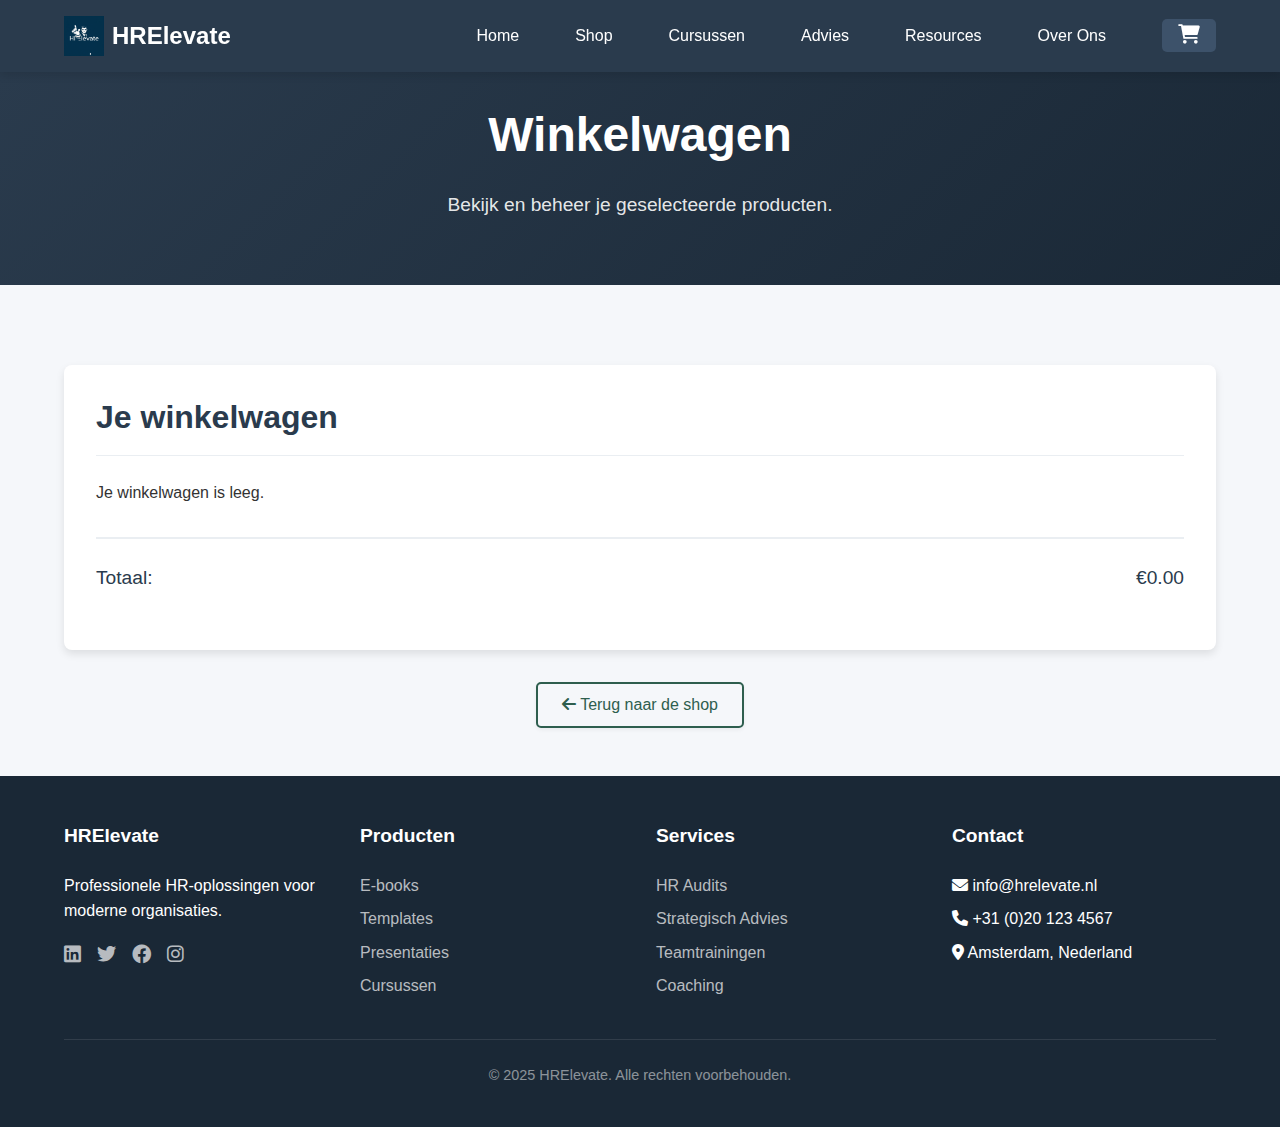
<file: cart.html>
<!DOCTYPE html>
<html lang="en">
<head>
    <meta charset="UTF-8">
    <meta name="viewport" content="width=device-width, initial-scale=1.0">
    <title>HRElevate - Winkelwagen</title>
    <link rel="stylesheet" href="css/style.css">
    <link rel="stylesheet" href="css/cart.css">
    <link rel="stylesheet" href="https://cdnjs.cloudflare.com/ajax/libs/font-awesome/6.0.0/css/all.min.css">
</head>
<body>
    <header>
        <div class="container header-container">
            <div class="logo">
                <img src="images/logo.jpeg.png" alt="HRElevate Logo">
                <div class="logo-text">HRElevate</div>
            </div>
            <nav>
                <ul>
                    <li><a href="index.html">Home</a></li>
                    <li><a href="shop.html">Shop</a></li>
                    <li><a href="courses.html">Cursussen</a></li>
                    <li><a href="consultancy.html">Advies</a></li>
                    <li><a href="resources.html">Resources</a></li>
                    <li><a href="about.html">Over Ons</a></li>
                    <li>
                        <a href="cart.html" class="cart-icon active">
                            <i class="fas fa-shopping-cart"></i>
                            <span id="cart-count" class="cart-count">0</span>
                        </a>
                    </li>
                </ul>
            </nav>
        </div>
    </header>

    <section class="hero" style="padding: var(--space-xl) 0;">
        <div class="container hero-content">
            <h1>Winkelwagen</h1>
            <p>Bekijk en beheer je geselecteerde producten.</p>
        </div>
    </section>

    <section class="py-5">
        <div class="container">
            <div class="cart-container">
                <h2 class="cart-title">Je winkelwagen</h2>
                
                <div id="shopping-cart">
                    <!-- Cart items will be dynamically inserted here -->
                    <p>Je winkelwagen is leeg.</p>
                </div>
                
                <div class="cart-summary">
                    <div class="cart-total">
                        <span>Totaal:</span>
                        <span id="cart-total">€0.00</span>
                    </div>
                    
                    <button id="checkout-button" class="btn btn-primary checkout-btn" onclick="cart.checkout()" style="display: none;">
                        <i class="fas fa-lock"></i> Afrekenen
                    </button>
                </div>
            </div>
            
            <div class="text-center mt-4">
                <a href="shop.html" class="btn btn-outline">
                    <i class="fas fa-arrow-left"></i> Terug naar de shop
                </a>
            </div>
        </div>
    </section>

    <footer>
        <div class="container">
            <div class="footer-grid">
                <div class="footer-column">
                    <h3>HRElevate</h3>
                    <p>Professionele HR-oplossingen voor moderne organisaties.</p>
                    <div class="social-links">
                        <a href="#"><i class="fab fa-linkedin"></i></a>
                        <a href="#"><i class="fab fa-twitter"></i></a>
                        <a href="#"><i class="fab fa-facebook"></i></a>
                        <a href="#"><i class="fab fa-instagram"></i></a>
                    </div>
                </div>
                <div class="footer-column">
                    <h3>Producten</h3>
                    <ul class="footer-links">
                        <li><a href="shop.html">E-books</a></li>
                        <li><a href="shop.html">Templates</a></li>
                        <li><a href="shop.html">Presentaties</a></li>
                        <li><a href="courses.html">Cursussen</a></li>
                    </ul>
                </div>
                <div class="footer-column">
                    <h3>Services</h3>
                    <ul class="footer-links">
                        <li><a href="consultancy.html">HR Audits</a></li>
                        <li><a href="consultancy.html">Strategisch Advies</a></li>
                        <li><a href="consultancy.html">Teamtrainingen</a></li>
                        <li><a href="consultancy.html">Coaching</a></li>
                    </ul>
                </div>
                <div class="footer-column">
                    <h3>Contact</h3>
                    <ul class="footer-links">
                        <li><i class="fas fa-envelope"></i> info@hrelevate.nl</li>
                        <li><i class="fas fa-phone"></i> +31 (0)20 123 4567</li>
                        <li><i class="fas fa-map-marker-alt"></i> Amsterdam, Nederland</li>
                    </ul>
                </div>
            </div>
            <div class="footer-bottom">
                <p>&copy; 2025 HRElevate. Alle rechten voorbehouden.</p>
            </div>
        </div>
    </footer>

    <script src="js/cart.js"></script>
</body>
</html>
</file>
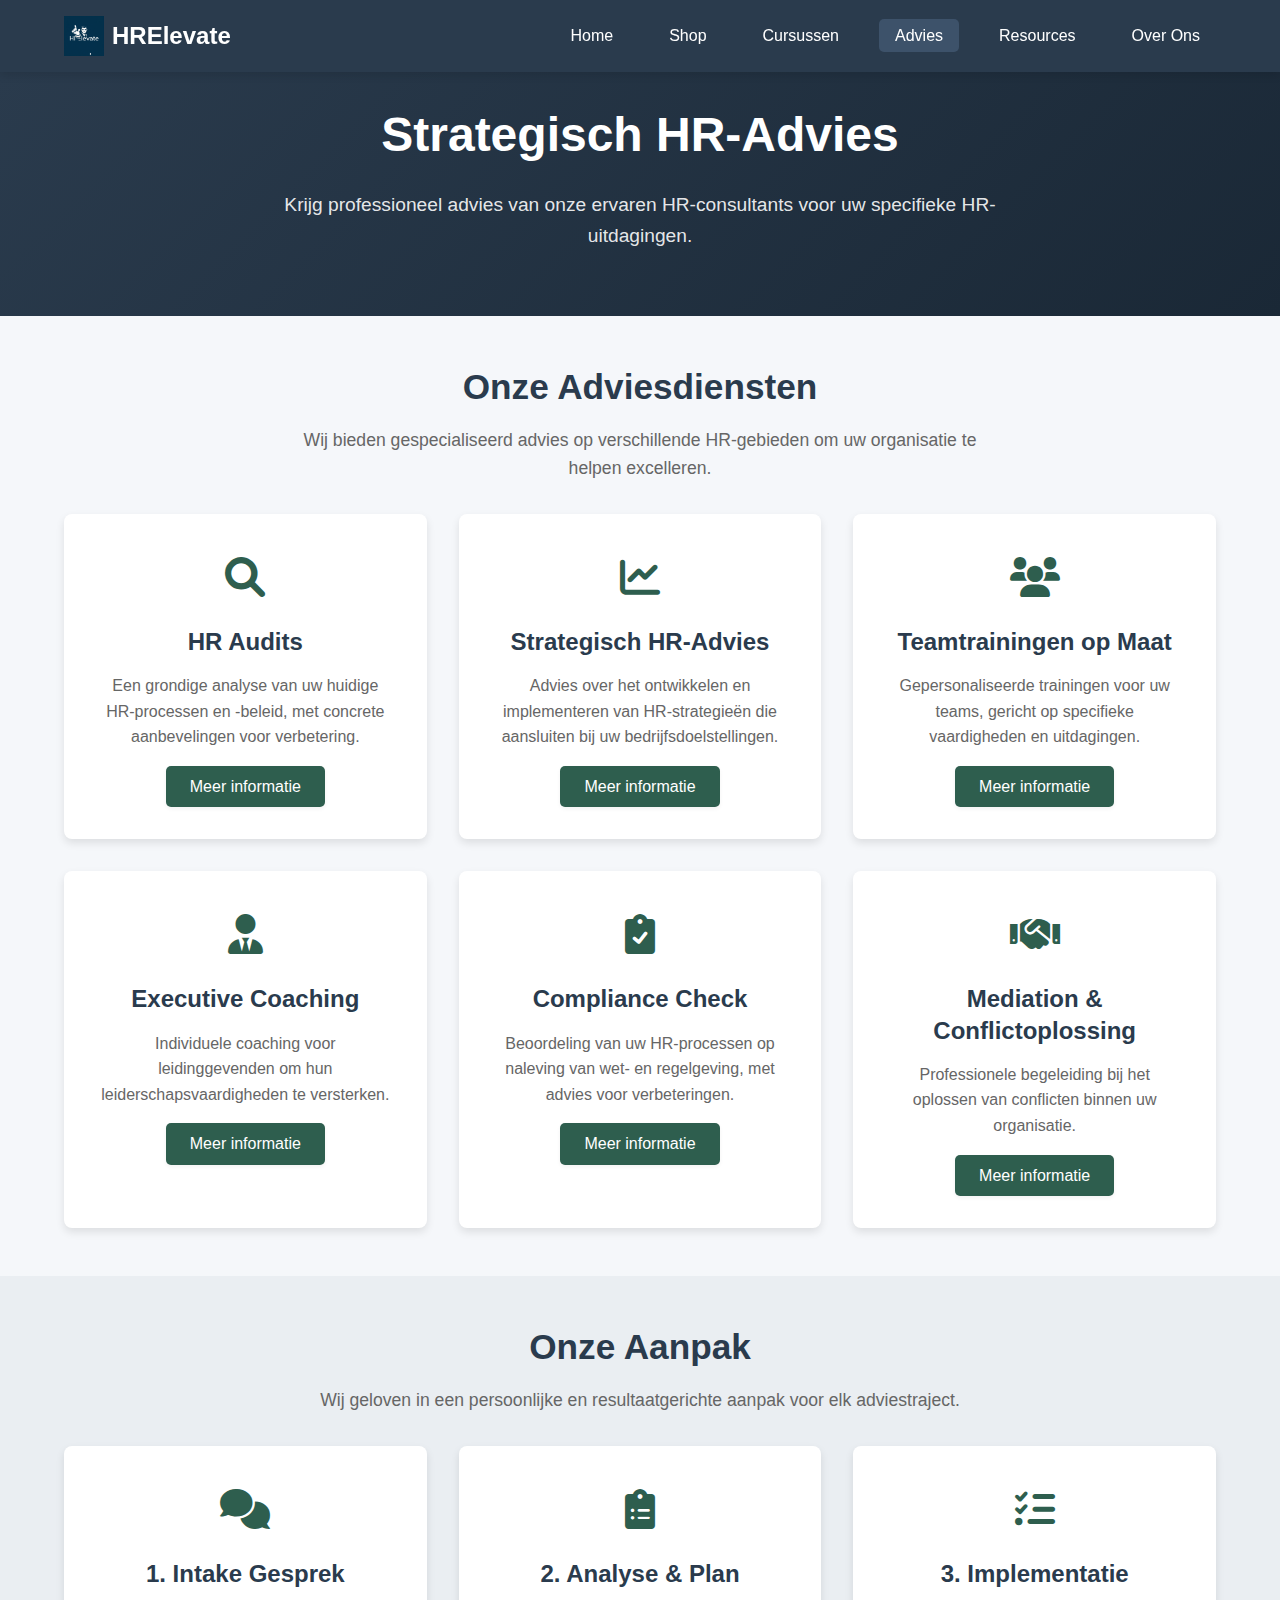
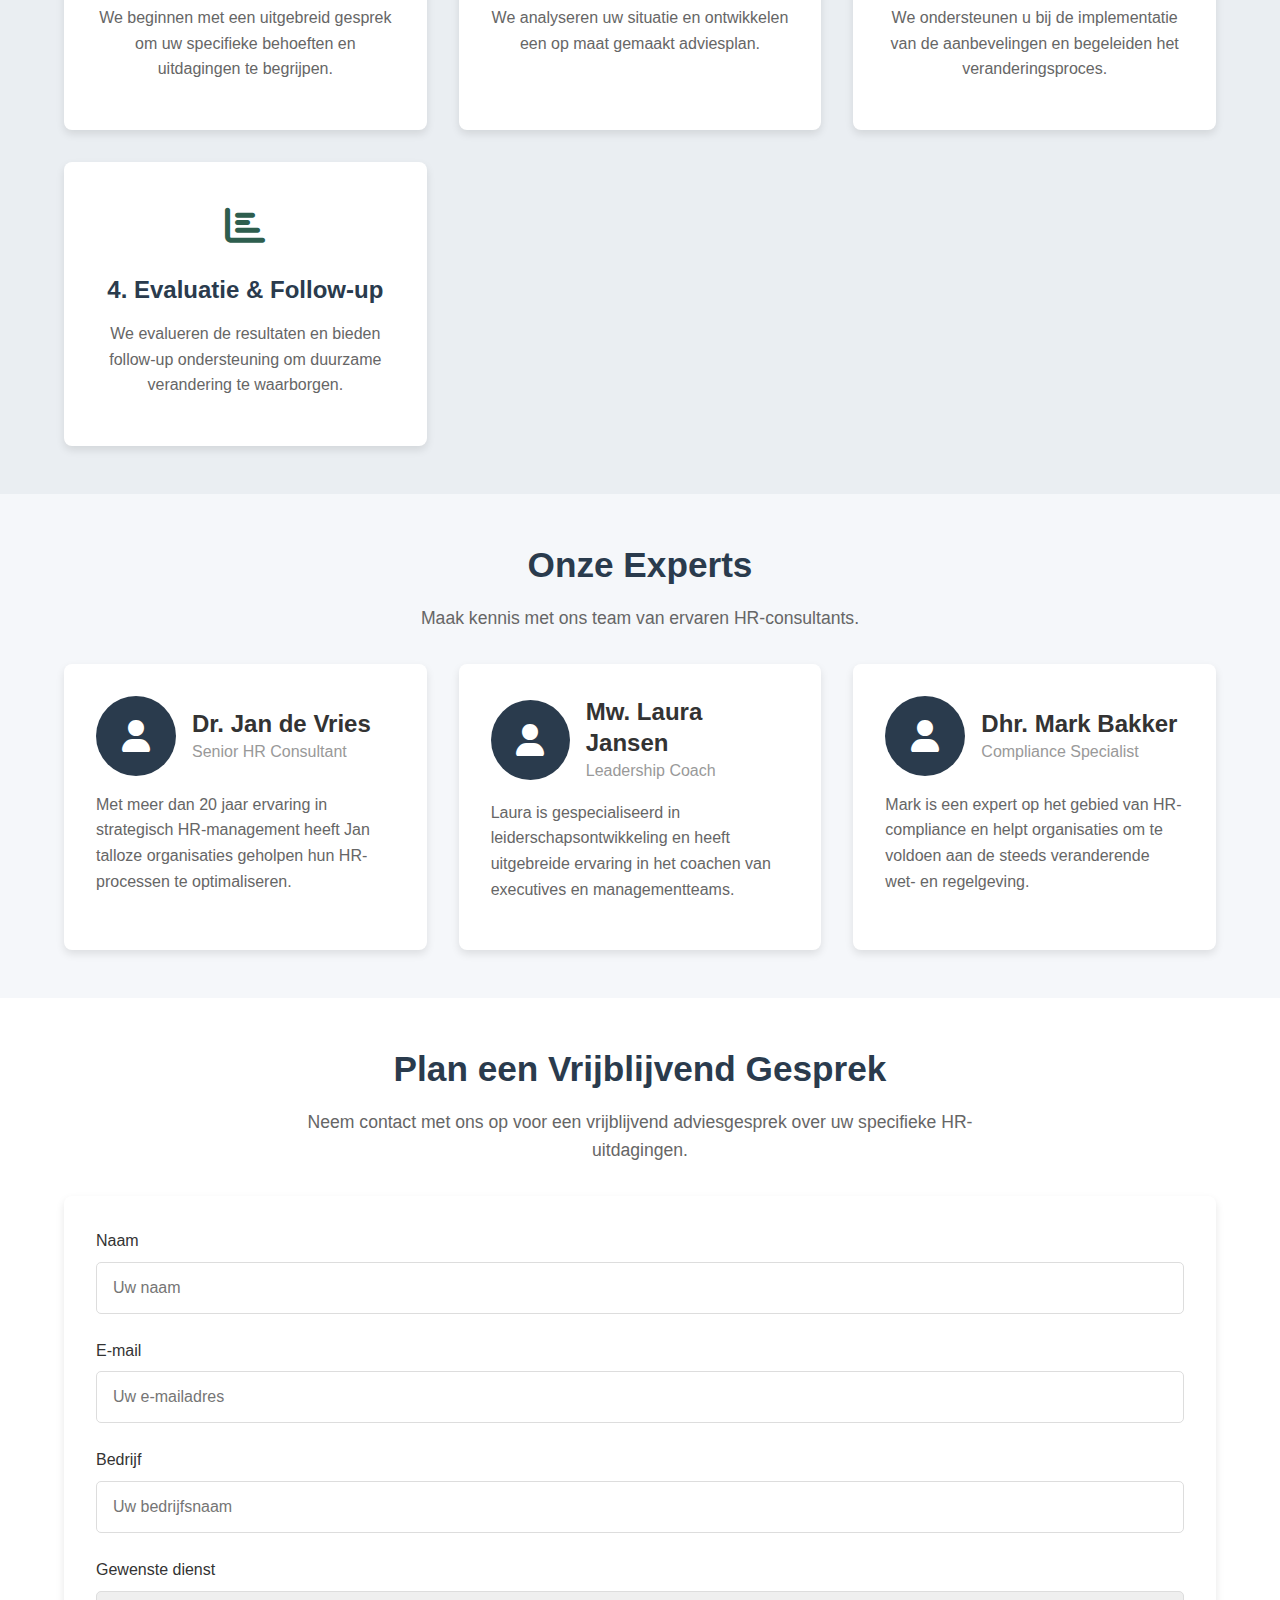
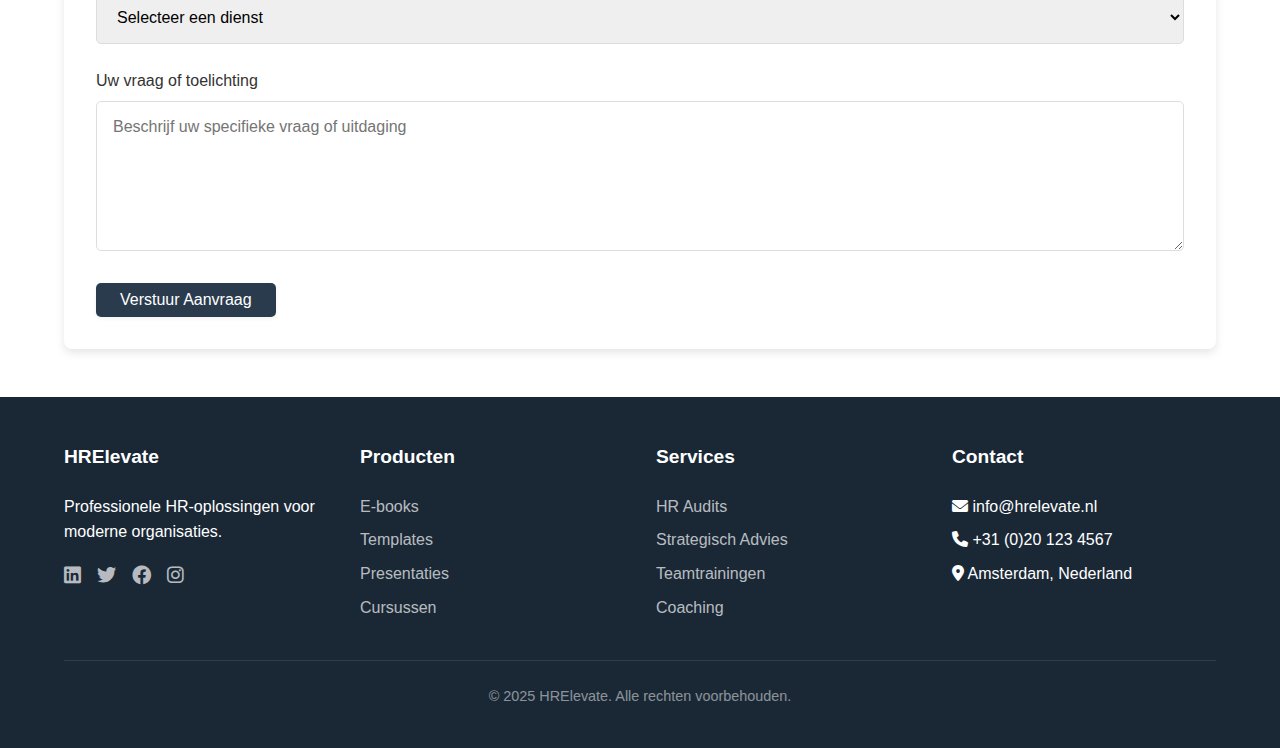
<file: consultancy.html>
<!DOCTYPE html>
<html lang="en">
<head>
    <meta charset="UTF-8">
    <meta name="viewport" content="width=device-width, initial-scale=1.0">
    <title>HRElevate - Advies</title>
    <link rel="stylesheet" href="css/style.css">
    <link rel="stylesheet" href="https://cdnjs.cloudflare.com/ajax/libs/font-awesome/6.0.0/css/all.min.css">
</head>
<body>
    <header>
        <div class="container header-container">
            <div class="logo">
                <img src="images/logo.jpeg.png" alt="HRElevate Logo">
                <div class="logo-text">HRElevate</div>
            </div>
            <nav>
                <ul>
                    <li><a href="index.html">Home</a></li>
                    <li><a href="shop.html">Shop</a></li>
                    <li><a href="courses.html">Cursussen</a></li>
                    <li><a href="consultancy.html" class="active">Advies</a></li>
                    <li><a href="resources.html">Resources</a></li>
                    <li><a href="about.html">Over Ons</a></li>
                </ul>
            </nav>
        </div>
    </header>

    <section class="hero" style="padding: var(--space-xl) 0;">
        <div class="container hero-content">
            <h1>Strategisch HR-Advies</h1>
            <p>Krijg professioneel advies van onze ervaren HR-consultants voor uw specifieke HR-uitdagingen.</p>
        </div>
    </section>

    <section class="py-5">
        <div class="container">
            <div class="section-title">
                <h2>Onze Adviesdiensten</h2>
                <p>Wij bieden gespecialiseerd advies op verschillende HR-gebieden om uw organisatie te helpen excelleren.</p>
            </div>

            <div class="usp-grid">
                <div class="usp">
                    <div class="usp-icon">
                        <i class="fas fa-search"></i>
                    </div>
                    <h2>HR Audits</h2>
                    <p>Een grondige analyse van uw huidige HR-processen en -beleid, met concrete aanbevelingen voor verbetering.</p>
                    <a href="#" class="btn">Meer informatie</a>
                </div>
                
                <div class="usp">
                    <div class="usp-icon">
                        <i class="fas fa-chart-line"></i>
                    </div>
                    <h2>Strategisch HR-Advies</h2>
                    <p>Advies over het ontwikkelen en implementeren van HR-strategieën die aansluiten bij uw bedrijfsdoelstellingen.</p>
                    <a href="#" class="btn">Meer informatie</a>
                </div>
                
                <div class="usp">
                    <div class="usp-icon">
                        <i class="fas fa-users"></i>
                    </div>
                    <h2>Teamtrainingen op Maat</h2>
                    <p>Gepersonaliseerde trainingen voor uw teams, gericht op specifieke vaardigheden en uitdagingen.</p>
                    <a href="#" class="btn">Meer informatie</a>
                </div>
                
                <div class="usp">
                    <div class="usp-icon">
                        <i class="fas fa-user-tie"></i>
                    </div>
                    <h2>Executive Coaching</h2>
                    <p>Individuele coaching voor leidinggevenden om hun leiderschapsvaardigheden te versterken.</p>
                    <a href="#" class="btn">Meer informatie</a>
                </div>
                
                <div class="usp">
                    <div class="usp-icon">
                        <i class="fas fa-clipboard-check"></i>
                    </div>
                    <h2>Compliance Check</h2>
                    <p>Beoordeling van uw HR-processen op naleving van wet- en regelgeving, met advies voor verbeteringen.</p>
                    <a href="#" class="btn">Meer informatie</a>
                </div>
                
                <div class="usp">
                    <div class="usp-icon">
                        <i class="fas fa-handshake"></i>
                    </div>
                    <h2>Mediation & Conflictoplossing</h2>
                    <p>Professionele begeleiding bij het oplossen van conflicten binnen uw organisatie.</p>
                    <a href="#" class="btn">Meer informatie</a>
                </div>
            </div>
        </div>
    </section>

    <section class="py-5" style="background-color: var(--background-alt);">
        <div class="container">
            <div class="section-title">
                <h2>Onze Aanpak</h2>
                <p>Wij geloven in een persoonlijke en resultaatgerichte aanpak voor elk adviestraject.</p>
            </div>
            
            <div class="usp-grid">
                <div class="usp">
                    <div class="usp-icon">
                        <i class="fas fa-comments"></i>
                    </div>
                    <h2>1. Intake Gesprek</h2>
                    <p>We beginnen met een uitgebreid gesprek om uw specifieke behoeften en uitdagingen te begrijpen.</p>
                </div>
                <div class="usp">
                    <div class="usp-icon">
                        <i class="fas fa-clipboard-list"></i>
                    </div>
                    <h2>2. Analyse & Plan</h2>
                    <p>We analyseren uw situatie en ontwikkelen een op maat gemaakt adviesplan.</p>
                </div>
                <div class="usp">
                    <div class="usp-icon">
                        <i class="fas fa-tasks"></i>
                    </div>
                    <h2>3. Implementatie</h2>
                    <p>We ondersteunen u bij de implementatie van de aanbevelingen en begeleiden het veranderingsproces.</p>
                </div>
                <div class="usp">
                    <div class="usp-icon">
                        <i class="fas fa-chart-bar"></i>
                    </div>
                    <h2>4. Evaluatie & Follow-up</h2>
                    <p>We evalueren de resultaten en bieden follow-up ondersteuning om duurzame verandering te waarborgen.</p>
                </div>
            </div>
        </div>
    </section>

    <section class="py-5">
        <div class="container">
            <div class="section-title">
                <h2>Onze Experts</h2>
                <p>Maak kennis met ons team van ervaren HR-consultants.</p>
            </div>
            
            <div class="usp-grid">
                <div class="usp" style="text-align: left;">
                    <div style="display: flex; align-items: center; margin-bottom: var(--space-md);">
                        <div style="width: 80px; height: 80px; border-radius: 50%; background-color: var(--primary-color); display: flex; justify-content: center; align-items: center; margin-right: var(--space-md);">
                            <i class="fas fa-user fa-2x" style="color: white;"></i>
                        </div>
                        <div>
                            <h3 style="margin-bottom: 0;">Dr. Jan de Vries</h3>
                            <p style="margin-bottom: 0; color: var(--text-muted);">Senior HR Consultant</p>
                        </div>
                    </div>
                    <p>Met meer dan 20 jaar ervaring in strategisch HR-management heeft Jan talloze organisaties geholpen hun HR-processen te optimaliseren.</p>
                </div>
                
                <div class="usp" style="text-align: left;">
                    <div style="display: flex; align-items: center; margin-bottom: var(--space-md);">
                        <div style="width: 80px; height: 80px; border-radius: 50%; background-color: var(--primary-color); display: flex; justify-content: center; align-items: center; margin-right: var(--space-md);">
                            <i class="fas fa-user fa-2x" style="color: white;"></i>
                        </div>
                        <div>
                            <h3 style="margin-bottom: 0;">Mw. Laura Jansen</h3>
                            <p style="margin-bottom: 0; color: var(--text-muted);">Leadership Coach</p>
                        </div>
                    </div>
                    <p>Laura is gespecialiseerd in leiderschapsontwikkeling en heeft uitgebreide ervaring in het coachen van executives en managementteams.</p>
                </div>
                
                <div class="usp" style="text-align: left;">
                    <div style="display: flex; align-items: center; margin-bottom: var(--space-md);">
                        <div style="width: 80px; height: 80px; border-radius: 50%; background-color: var(--primary-color); display: flex; justify-content: center; align-items: center; margin-right: var(--space-md);">
                            <i class="fas fa-user fa-2x" style="color: white;"></i>
                        </div>
                        <div>
                            <h3 style="margin-bottom: 0;">Dhr. Mark Bakker</h3>
                            <p style="margin-bottom: 0; color: var(--text-muted);">Compliance Specialist</p>
                        </div>
                    </div>
                    <p>Mark is een expert op het gebied van HR-compliance en helpt organisaties om te voldoen aan de steeds veranderende wet- en regelgeving.</p>
                </div>
            </div>
        </div>
    </section>

    <section class="py-5" style="background-color: var(--card-background);">
        <div class="container">
            <div class="section-title">
                <h2>Plan een Vrijblijvend Gesprek</h2>
                <p>Neem contact met ons op voor een vrijblijvend adviesgesprek over uw specifieke HR-uitdagingen.</p>
            </div>
            
            <div class="contact-form">
                <div class="form-group">
                    <label for="name" class="form-label">Naam</label>
                    <input type="text" id="name" class="form-control" placeholder="Uw naam">
                </div>
                <div class="form-group">
                    <label for="email" class="form-label">E-mail</label>
                    <input type="email" id="email" class="form-control" placeholder="Uw e-mailadres">
                </div>
                <div class="form-group">
                    <label for="company" class="form-label">Bedrijf</label>
                    <input type="text" id="company" class="form-control" placeholder="Uw bedrijfsnaam">
                </div>
                <div class="form-group">
                    <label for="service" class="form-label">Gewenste dienst</label>
                    <select id="service" class="form-control">
                        <option value="">Selecteer een dienst</option>
                        <option value="audit">HR Audit</option>
                        <option value="strategy">Strategisch HR-Advies</option>
                        <option value="training">Teamtraining</option>
                        <option value="coaching">Executive Coaching</option>
                        <option value="compliance">Compliance Check</option>
                        <option value="mediation">Mediation & Conflictoplossing</option>
                    </select>
                </div>
                <div class="form-group">
                    <label for="message" class="form-label">Uw vraag of toelichting</label>
                    <textarea id="message" class="form-control" placeholder="Beschrijf uw specifieke vraag of uitdaging"></textarea>
                </div>
                <button type="submit" class="btn btn-primary">Verstuur Aanvraag</button>
            </div>
        </div>
    </section>

    <footer>
        <div class="container">
            <div class="footer-grid">
                <div class="footer-column">
                    <h3>HRElevate</h3>
                    <p>Professionele HR-oplossingen voor moderne organisaties.</p>
                    <div class="social-links">
                        <a href="#"><i class="fab fa-linkedin"></i></a>
                        <a href="#"><i class="fab fa-twitter"></i></a>
                        <a href="#"><i class="fab fa-facebook"></i></a>
                        <a href="#"><i class="fab fa-instagram"></i></a>
                    </div>
                </div>
                <div class="footer-column">
                    <h3>Producten</h3>
                    <ul class="footer-links">
                        <li><a href="shop.html">E-books</a></li>
                        <li><a href="shop.html">Templates</a></li>
                        <li><a href="shop.html">Presentaties</a></li>
                        <li><a href="courses.html">Cursussen</a></li>
                    </ul>
                </div>
                <div class="footer-column">
                    <h3>Services</h3>
                    <ul class="footer-links">
                        <li><a href="consultancy.html">HR Audits</a></li>
                        <li><a href="consultancy.html">Strategisch Advies</a></li>
                        <li><a href="consultancy.html">Teamtrainingen</a></li>
                        <li><a href="consultancy.html">Coaching</a></li>
                    </ul>
                </div>
                <div class="footer-column">
                    <h3>Contact</h3>
                    <ul class="footer-links">
                        <li><i class="fas fa-envelope"></i> info@hrelevate.nl</li>
                        <li><i class="fas fa-phone"></i> +31 (0)20 123 4567</li>
                        <li><i class="fas fa-map-marker-alt"></i> Amsterdam, Nederland</li>
                    </ul>
                </div>
            </div>
            <div class="footer-bottom">
                <p>&copy; 2025 HRElevate. Alle rechten voorbehouden.</p>
            </div>
        </div>
    </footer>
</body>
</html>
</file>
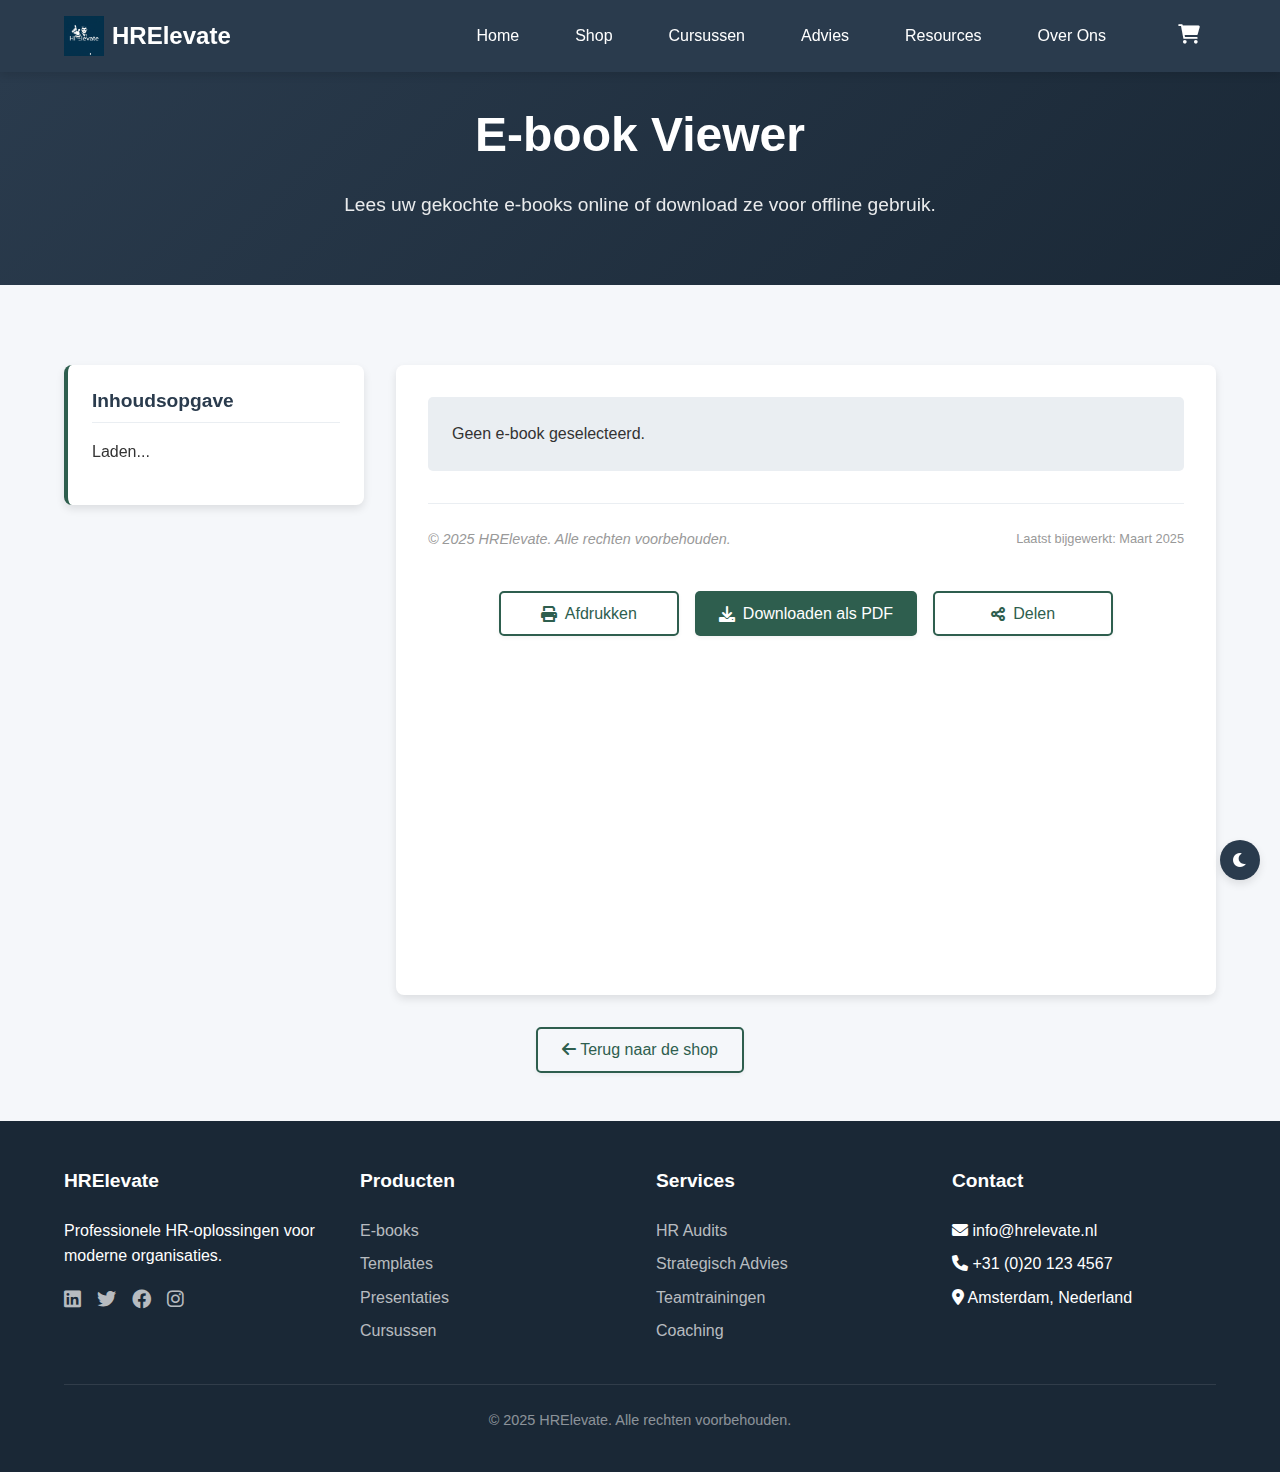
<file: ebook-viewer.html>
<!DOCTYPE html>
<html lang="en">
<head>
    <meta charset="UTF-8">
    <meta name="viewport" content="width=device-width, initial-scale=1.0">
    <title>HRElevate - E-book Viewer</title>
    <link rel="stylesheet" href="css/style.css">
    <link rel="stylesheet" href="css/cart.css">
    <link rel="stylesheet" href="css/ebooks.css">
    <link rel="stylesheet" href="https://cdnjs.cloudflare.com/ajax/libs/font-awesome/6.0.0/css/all.min.css">
</head>
<body>
    <header>
        <div class="container header-container">
            <div class="logo">
                <img src="images/logo.jpeg.png" alt="HRElevate Logo">
                <div class="logo-text">HRElevate</div>
            </div>
            <nav>
                <ul>
                    <li><a href="index.html">Home</a></li>
                    <li><a href="shop.html">Shop</a></li>
                    <li><a href="courses.html">Cursussen</a></li>
                    <li><a href="consultancy.html">Advies</a></li>
                    <li><a href="resources.html">Resources</a></li>
                    <li><a href="about.html">Over Ons</a></li>
                    <li>
                        <a href="cart.html" class="cart-icon">
                            <i class="fas fa-shopping-cart"></i>
                            <span id="cart-count" class="cart-count">0</span>
                        </a>
                    </li>
                </ul>
            </nav>
        </div>
    </header>

    <section class="hero" style="padding: var(--space-xl) 0;">
        <div class="container hero-content">
            <h1>E-book Viewer</h1>
            <p>Lees uw gekochte e-books online of download ze voor offline gebruik.</p>
        </div>
    </section>

    <section class="py-5">
        <div class="container">
            <div class="ebook-container">
                <aside class="ebook-sidebar">
                    <h3 class="toc-title">Inhoudsopgave</h3>
                    <div id="ebook-toc">
                        <!-- Table of contents will be dynamically inserted here -->
                        <p>Laden...</p>
                    </div>
                </aside>
                
                <main class="ebook-main">
                    <div id="ebook-content" class="ebook-content">
                        <!-- E-book content will be dynamically inserted here -->
                        <p>E-book wordt geladen...</p>
                    </div>
                    
                <div class="ebook-meta">
                    <p class="copyright">&copy; 2025 HRElevate. Alle rechten voorbehouden.</p>
                    <p class="last-updated">Laatst bijgewerkt: <span id="last-updated-date">Maart 2025</span></p>
                </div>
                
                <div class="ebook-actions">
                    <a href="javascript:window.print();" class="btn btn-outline">
                        <i class="fas fa-print"></i> Afdrukken
                    </a>
                    <a href="#" id="download-pdf" class="btn">
                        <i class="fas fa-download"></i> Downloaden als PDF
                    </a>
                    <a href="#" id="share-ebook" class="btn btn-outline">
                        <i class="fas fa-share-alt"></i> Delen
                    </a>
                </div>
                </main>
            </div>
            
            <div class="text-center mt-4">
                <a href="shop.html" class="btn btn-outline">
                    <i class="fas fa-arrow-left"></i> Terug naar de shop
                </a>
            </div>
        </div>
    </section>

    <footer>
        <div class="container">
            <div class="footer-grid">
                <div class="footer-column">
                    <h3>HRElevate</h3>
                    <p>Professionele HR-oplossingen voor moderne organisaties.</p>
                    <div class="social-links">
                        <a href="#"><i class="fab fa-linkedin"></i></a>
                        <a href="#"><i class="fab fa-twitter"></i></a>
                        <a href="#"><i class="fab fa-facebook"></i></a>
                        <a href="#"><i class="fab fa-instagram"></i></a>
                    </div>
                </div>
                <div class="footer-column">
                    <h3>Producten</h3>
                    <ul class="footer-links">
                        <li><a href="shop.html">E-books</a></li>
                        <li><a href="shop.html">Templates</a></li>
                        <li><a href="shop.html">Presentaties</a></li>
                        <li><a href="courses.html">Cursussen</a></li>
                    </ul>
                </div>
                <div class="footer-column">
                    <h3>Services</h3>
                    <ul class="footer-links">
                        <li><a href="consultancy.html">HR Audits</a></li>
                        <li><a href="consultancy.html">Strategisch Advies</a></li>
                        <li><a href="consultancy.html">Teamtrainingen</a></li>
                        <li><a href="consultancy.html">Coaching</a></li>
                    </ul>
                </div>
                <div class="footer-column">
                    <h3>Contact</h3>
                    <ul class="footer-links">
                        <li><i class="fas fa-envelope"></i> info@hrelevate.nl</li>
                        <li><i class="fas fa-phone"></i> +31 (0)20 123 4567</li>
                        <li><i class="fas fa-map-marker-alt"></i> Amsterdam, Nederland</li>
                    </ul>
                </div>
            </div>
            <div class="footer-bottom">
                <p>&copy; 2025 HRElevate. Alle rechten voorbehouden.</p>
            </div>
        </div>
    </footer>

    <!-- Dark mode toggle button -->
    <div class="dark-mode-toggle" id="dark-mode-toggle" title="Schakel tussen licht en donker thema">
        <i class="fas fa-moon"></i>
    </div>

    <script src="js/cart.js"></script>
    <script src="js/ebooks.js"></script>
    <script>
        // Dark mode toggle functionality
        document.addEventListener('DOMContentLoaded', function() {
            const darkModeToggle = document.getElementById('dark-mode-toggle');
            const prefersDarkMode = window.matchMedia('(prefers-color-scheme: dark)').matches;
            
            // Check for saved theme preference or use system preference
            const savedTheme = localStorage.getItem('theme');
            if (savedTheme === 'dark' || (!savedTheme && prefersDarkMode)) {
                document.body.classList.add('dark-mode');
                darkModeToggle.innerHTML = '<i class="fas fa-sun"></i>';
            }
            
            // Toggle dark mode
            darkModeToggle.addEventListener('click', function() {
                document.body.classList.toggle('dark-mode');
                
                if (document.body.classList.contains('dark-mode')) {
                    localStorage.setItem('theme', 'dark');
                    darkModeToggle.innerHTML = '<i class="fas fa-sun"></i>';
                } else {
                    localStorage.setItem('theme', 'light');
                    darkModeToggle.innerHTML = '<i class="fas fa-moon"></i>';
                }
            });
            
            // PDF download functionality (simulated)
            const downloadPdfBtn = document.getElementById('download-pdf');
            downloadPdfBtn.addEventListener('click', function(e) {
                e.preventDefault();
                alert('PDF wordt gegenereerd en gedownload...');
                // In a real implementation, this would trigger a server-side PDF generation
            });
            
            // Share functionality
            const shareBtn = document.getElementById('share-ebook');
            shareBtn.addEventListener('click', function(e) {
                e.preventDefault();
                
                // Check if Web Share API is supported
                if (navigator.share) {
                    const urlParams = new URLSearchParams(window.location.search);
                    const ebookId = urlParams.get('id');
                    const title = document.querySelector('h1')?.textContent || 'HRElevate E-book';
                    
                    navigator.share({
                        title: title,
                        text: 'Bekijk dit interessante e-book van HRElevate',
                        url: window.location.href
                    })
                    .catch(error => {
                        console.log('Error sharing:', error);
                    });
                } else {
                    // Fallback for browsers that don't support the Web Share API
                    prompt('Kopieer deze link om het e-book te delen:', window.location.href);
                }
            });
        });
    </script>
</body>
</html>
</file>
<file: css/style.css>
/* Design System Variables */
:root {
    /* Primary Colors */
    --primary-color: #2A3B4D; /* Marine Blue */
    --primary-light: #3d526a; /* Lighter Marine Blue */
    --primary-dark: #1a2836; /* Darker Marine Blue */
    
    /* Secondary Colors */
    --secondary-color: #4A4A4A; /* Dark Gray */
    --secondary-light: #6a6a6a; /* Lighter Gray */
    --secondary-dark: #333333; /* Darker Gray */
    
    /* Accent Colors */
    --accent-color: #2E5E4E; /* Dark Green */
    --accent-light: #3d7a66; /* Lighter Green */
    --accent-dark: #1e3e33; /* Darker Green */
    
    /* Background Colors */
    --background-color: #F5F7FA; /* Light Gray */
    --background-alt: #EAEEF2; /* Slightly Darker Background */
    --card-background: #FFFFFF; /* White for Cards */
    
    /* Text Colors */
    --text-color: #333333; /* Near Black */
    --text-light: #666666; /* Light Text */
    --text-muted: #999999; /* Muted Text */
    
    /* Spacing System */
    --space-xs: 0.25rem;
    --space-sm: 0.5rem;
    --space-md: 1rem;
    --space-lg: 1.5rem;
    --space-xl: 2rem;
    --space-xxl: 3rem;
    
    /* Border Radius */
    --radius-sm: 3px;
    --radius-md: 5px;
    --radius-lg: 8px;
    
    /* Shadows */
    --shadow-sm: 0 2px 4px rgba(0, 0, 0, 0.05);
    --shadow-md: 0 4px 8px rgba(0, 0, 0, 0.1);
    --shadow-lg: 0 8px 16px rgba(0, 0, 0, 0.1);
    
    /* Transitions */
    --transition-fast: 0.2s ease;
    --transition-normal: 0.3s ease;
}

/* Typography */
@import url('https://fonts.googleapis.com/css2?family=Inter:wght@400;500;600;700&family=Roboto:wght@300;400;500;700&display=swap');

/* General Styles */
* {
    box-sizing: border-box;
    margin: 0;
    padding: 0;
}

body {
    font-family: 'Roboto', sans-serif;
    font-size: 16px;
    line-height: 1.6;
    margin: 0;
    padding: 0;
    background-color: var(--background-color);
    color: var(--text-color);
}

h1, h2, h3, h4, h5, h6 {
    font-family: 'Inter', sans-serif;
    font-weight: 600;
    line-height: 1.3;
    margin-bottom: var(--space-md);
}

h1 {
    font-size: 2.5rem;
    font-weight: 700;
}

h2 {
    font-size: 2rem;
}

h3 {
    font-size: 1.5rem;
}

p {
    margin-bottom: var(--space-md);
}

a {
    color: var(--accent-color);
    text-decoration: none;
    transition: color var(--transition-fast);
}

a:hover {
    color: var(--accent-light);
}

.container {
    max-width: 1200px;
    margin: 0 auto;
    padding: 0 var(--space-lg);
}

/* Button Styles */
.btn {
    display: inline-block;
    padding: var(--space-sm) var(--space-lg);
    background-color: var(--accent-color);
    color: white;
    border: none;
    border-radius: var(--radius-md);
    font-family: 'Inter', sans-serif;
    font-weight: 500;
    font-size: 1rem;
    cursor: pointer;
    transition: all var(--transition-fast);
    text-align: center;
    box-shadow: var(--shadow-sm);
}

.btn:hover {
    background-color: var(--accent-light);
    box-shadow: var(--shadow-md);
    transform: translateY(-2px);
}

.btn-primary {
    background-color: var(--primary-color);
}

.btn-primary:hover {
    background-color: var(--primary-light);
}

.btn-secondary {
    background-color: var(--secondary-color);
}

.btn-secondary:hover {
    background-color: var(--secondary-light);
}

.btn-outline {
    background-color: transparent;
    border: 2px solid var(--accent-color);
    color: var(--accent-color);
}

.btn-outline:hover {
    background-color: var(--accent-color);
    color: white;
}

.btn-lg {
    padding: var(--space-md) var(--space-xl);
    font-size: 1.1rem;
}

/* Header & Navigation */
header {
    background-color: var(--primary-color);
    color: white;
    padding: var(--space-md) 0;
    box-shadow: var(--shadow-md);
    position: sticky;
    top: 0;
    z-index: 100;
}

.header-container {
    display: flex;
    justify-content: space-between;
    align-items: center;
}

.logo {
    display: flex;
    align-items: center;
}

.logo img {
    height: 40px;
    margin-right: var(--space-sm);
}

.logo-text {
    font-family: 'Inter', sans-serif;
    font-weight: 700;
    font-size: 1.5rem;
}

nav ul {
    list-style: none;
    display: flex;
    gap: var(--space-lg);
}

nav ul li a {
    color: white;
    text-decoration: none;
    font-weight: 500;
    padding: var(--space-sm) var(--space-md);
    border-radius: var(--radius-md);
    transition: background-color var(--transition-fast);
}

nav ul li a:hover {
    background-color: var(--primary-light);
}

nav ul li a.active {
    background-color: var(--primary-light);
}

/* Hero Section */
.hero {
    background-color: var(--primary-color);
    background-image: linear-gradient(135deg, var(--primary-color) 0%, var(--primary-dark) 100%);
    color: white;
    padding: var(--space-xxl) 0;
    text-align: center;
    position: relative;
    overflow: hidden;
}

.hero-content {
    max-width: 800px;
    margin: 0 auto;
    position: relative;
    z-index: 2;
}

/* Hero Stats */
.hero-stats {
    display: flex;
    justify-content: center;
    gap: var(--space-xl);
    margin: var(--space-xl) 0;
}

.stat-item {
    display: flex;
    flex-direction: column;
    align-items: center;
}

.stat-number {
    font-size: 2.5rem;
    font-weight: 700;
    color: white;
    margin-bottom: var(--space-xs);
}

.stat-label {
    font-size: 1rem;
    color: rgba(255, 255, 255, 0.8);
}

.hero h1 {
    font-size: 3rem;
    margin-bottom: var(--space-lg);
    color: white;
}

.hero p {
    font-size: 1.2rem;
    margin-bottom: var(--space-xl);
    color: rgba(255, 255, 255, 0.9);
}

.hero-cta {
    margin-top: var(--space-lg);
}

.hero-image {
    max-width: 100%;
    height: auto;
    margin-top: var(--space-xl);
    border-radius: var(--radius-lg);
    box-shadow: var(--shadow-lg);
}

.logo-large {
    max-width: 180px;
    margin-bottom: var(--space-lg);
}

/* USP Section */
.usp-section {
    padding: var(--space-xxl) 0;
    background-color: var(--card-background);
}

.usp-grid {
    display: grid;
    grid-template-columns: repeat(auto-fit, minmax(300px, 1fr));
    gap: var(--space-xl);
}

.usp {
    background-color: var(--card-background);
    padding: var(--space-xl);
    border-radius: var(--radius-lg);
    box-shadow: var(--shadow-md);
    transition: transform var(--transition-normal), box-shadow var(--transition-normal);
    text-align: center;
}

.usp:hover {
    transform: translateY(-5px);
    box-shadow: var(--shadow-lg);
}

.usp-icon {
    font-size: 2.5rem;
    color: var(--accent-color);
    margin-bottom: var(--space-md);
}

.usp h2 {
    font-size: 1.5rem;
    color: var(--primary-color);
    margin-bottom: var(--space-md);
}

.usp p {
    color: var(--text-light);
}

/* Trust Section */
.trust-section {
    padding: var(--space-xl) 0;
    background-color: var(--background-alt);
    text-align: center;
}

.trust-section h2 {
    margin-bottom: var(--space-xl);
}

.partner-logos {
    display: flex;
    justify-content: center;
    align-items: center;
    flex-wrap: wrap;
    gap: var(--space-xl);
}

.partner-logo {
    height: 60px;
    opacity: 0.7;
    transition: opacity var(--transition-fast);
}

.partner-logo:hover {
    opacity: 1;
}

/* Product & Course Cards */
.section-title {
    text-align: center;
    margin-bottom: var(--space-xl);
}

.section-title h2 {
    font-size: 2.2rem;
    color: var(--primary-color);
}

.section-title p {
    font-size: 1.1rem;
    color: var(--text-light);
    max-width: 700px;
    margin: 0 auto;
}

.product-grid, .course-grid {
    display: grid;
    grid-template-columns: repeat(auto-fill, minmax(300px, 1fr));
    gap: var(--space-xl);
    margin-top: var(--space-xl);
}

.product-card, .course-card {
    background-color: var(--card-background);
    border-radius: var(--radius-lg);
    overflow: hidden;
    box-shadow: var(--shadow-md);
    transition: transform var(--transition-normal), box-shadow var(--transition-normal);
}

.product-card:hover, .course-card:hover {
    transform: translateY(-5px);
    box-shadow: var(--shadow-lg);
}

.card-image {
    width: 100%;
    height: 200px;
    object-fit: cover;
}

.card-content {
    padding: var(--space-lg);
}

.product-card h3, .course-card h3 {
    font-size: 1.3rem;
    margin-bottom: var(--space-sm);
    color: var(--primary-color);
}

.product-card p, .course-card p {
    color: var(--text-light);
    margin-bottom: var(--space-lg);
}

.card-meta {
    display: flex;
    justify-content: space-between;
    align-items: center;
    margin-bottom: var(--space-md);
}

.card-price {
    font-weight: 700;
    font-size: 1.2rem;
    color: var(--accent-color);
}

.card-category {
    font-size: 0.9rem;
    color: var(--text-muted);
    background-color: var(--background-alt);
    padding: var(--space-xs) var(--space-sm);
    border-radius: var(--radius-sm);
}

/* Testimonials */
.testimonials {
    padding: var(--space-xxl) 0;
    background-color: var(--background-alt);
}

.testimonial-card {
    background-color: var(--card-background);
    padding: var(--space-xl);
    border-radius: var(--radius-lg);
    box-shadow: var(--shadow-md);
    margin-bottom: var(--space-lg);
}

.testimonial-content {
    font-style: italic;
    margin-bottom: var(--space-lg);
    position: relative;
}

.testimonial-content::before {
    content: '"';
    font-size: 4rem;
    position: absolute;
    top: -20px;
    left: -15px;
    color: var(--background-alt);
    z-index: 0;
}

.testimonial-author {
    display: flex;
    align-items: center;
}

.testimonial-author img {
    width: 50px;
    height: 50px;
    border-radius: 50%;
    margin-right: var(--space-md);
}

.author-info h4 {
    margin-bottom: 0;
    font-size: 1.1rem;
}

.author-info p {
    margin-bottom: 0;
    color: var(--text-muted);
    font-size: 0.9rem;
}

/* Footer */
footer {
    background-color: var(--primary-dark);
    color: white;
    padding: var(--space-xxl) 0 var(--space-lg);
}

.footer-grid {
    display: grid;
    grid-template-columns: repeat(auto-fit, minmax(200px, 1fr));
    gap: var(--space-xl);
    margin-bottom: var(--space-xl);
}

.footer-column h3 {
    font-size: 1.2rem;
    margin-bottom: var(--space-lg);
    color: white;
}

.footer-links {
    list-style: none;
}

.footer-links li {
    margin-bottom: var(--space-sm);
}

.footer-links a {
    color: rgba(255, 255, 255, 0.7);
    transition: color var(--transition-fast);
}

.footer-links a:hover {
    color: white;
}

.footer-bottom {
    text-align: center;
    padding-top: var(--space-lg);
    border-top: 1px solid rgba(255, 255, 255, 0.1);
    color: rgba(255, 255, 255, 0.5);
    font-size: 0.9rem;
}

.social-links {
    display: flex;
    gap: var(--space-md);
    margin-top: var(--space-md);
}

.social-links a {
    color: rgba(255, 255, 255, 0.7);
    font-size: 1.2rem;
}

.social-links a:hover {
    color: white;
}

/* Contact Form */
.contact-form {
    background-color: var(--card-background);
    padding: var(--space-xl);
    border-radius: var(--radius-lg);
    box-shadow: var(--shadow-md);
}

.form-group {
    margin-bottom: var(--space-lg);
}

.form-label {
    display: block;
    margin-bottom: var(--space-sm);
    font-weight: 500;
}

.form-control {
    width: 100%;
    padding: var(--space-md);
    border: 1px solid #ddd;
    border-radius: var(--radius-md);
    font-family: 'Roboto', sans-serif;
    font-size: 1rem;
    transition: border-color var(--transition-fast), box-shadow var(--transition-fast);
}

.form-control:focus {
    outline: none;
    border-color: var(--accent-color);
    box-shadow: 0 0 0 3px rgba(46, 94, 78, 0.2);
}

textarea.form-control {
    min-height: 150px;
    resize: vertical;
}

/* Featured E-book Section */
.featured-ebook-content {
    display: flex;
    gap: var(--space-xl);
    background-color: var(--card-background);
    border-radius: var(--radius-lg);
    box-shadow: var(--shadow-md);
    overflow: hidden;
    margin-top: var(--space-xl);
}

.featured-ebook-image {
    flex: 1;
    min-width: 300px;
}

.featured-image {
    width: 100%;
    height: 100%;
    object-fit: cover;
}

.featured-ebook-info {
    flex: 2;
    padding: var(--space-xl);
}

.featured-ebook-info h3 {
    font-size: 1.8rem;
    color: var(--primary-color);
    margin-bottom: var(--space-sm);
}

.featured-price {
    font-size: 1.5rem;
    font-weight: 700;
    color: var(--accent-color);
    margin-bottom: var(--space-md);
}

.featured-benefits {
    list-style: none;
    margin: var(--space-lg) 0;
    padding: 0;
}

.featured-benefits li {
    margin-bottom: var(--space-sm);
    display: flex;
    align-items: center;
}

.featured-benefits li i {
    color: var(--accent-color);
    margin-right: var(--space-sm);
}

.featured-actions {
    display: flex;
    gap: var(--space-md);
    margin-top: var(--space-lg);
}

/* Newsletter Section */
.newsletter-section {
    background-color: var(--background-alt);
}

.newsletter-container {
    display: flex;
    gap: var(--space-xl);
    align-items: center;
    background-color: var(--card-background);
    border-radius: var(--radius-lg);
    box-shadow: var(--shadow-md);
    padding: var(--space-xl);
}

.newsletter-content {
    flex: 1;
}

.newsletter-content h2 {
    margin-bottom: var(--space-md);
    color: var(--primary-color);
}

.newsletter-form {
    flex: 1;
}

.newsletter-form form {
    display: flex;
    gap: var(--space-md);
}

.newsletter-form .form-group {
    flex: 1;
    margin-bottom: 0;
}

.newsletter-privacy {
    font-size: 0.8rem;
    color: var(--text-muted);
    margin-top: var(--space-sm);
}

/* Responsive Styles */
@media (max-width: 768px) {
    h1 {
        font-size: 2rem;
    }
    
    h2 {
        font-size: 1.7rem;
    }
    
    .hero h1 {
        font-size: 2.2rem;
    }
    
    .hero-stats {
        flex-direction: column;
        gap: var(--space-md);
    }
    
    .featured-ebook-content {
        flex-direction: column;
    }
    
    .featured-ebook-image {
        min-width: auto;
    }
    
    .featured-actions {
        flex-direction: column;
    }
    
    .newsletter-container {
        flex-direction: column;
        text-align: center;
    }
    
    .newsletter-form form {
        flex-direction: column;
    }
    
    .header-container {
        flex-direction: column;
    }
    
    nav ul {
        margin-top: var(--space-md);
        flex-wrap: wrap;
        justify-content: center;
        gap: var(--space-sm);
    }
    
    nav ul li {
        width: calc(50% - var(--space-sm));
        text-align: center;
    }
    
    nav ul li a {
        display: block;
        padding: var(--space-sm);
    }
    
    .usp-grid, .product-grid, .course-grid {
        grid-template-columns: 1fr;
    }
    
    .hero-cta {
        display: flex;
        flex-direction: column;
        gap: var(--space-md);
    }
    
    .hero-cta .btn {
        width: 100%;
    }
    
    .footer-grid {
        grid-template-columns: 1fr 1fr;
    }
}

@media (max-width: 480px) {
    .footer-grid {
        grid-template-columns: 1fr;
    }
    
    .partner-logos {
        flex-direction: column;
        align-items: center;
    }
    
    .partner-logo {
        margin-bottom: var(--space-md);
    }
    
    .testimonial-card {
        padding: var(--space-md);
    }
}

/* Utility Classes */
.text-center {
    text-align: center;
}

.mt-1 { margin-top: var(--space-sm); }
.mt-2 { margin-top: var(--space-md); }
.mt-3 { margin-top: var(--space-lg); }
.mt-4 { margin-top: var(--space-xl); }
.mt-5 { margin-top: var(--space-xxl); }

.mb-1 { margin-bottom: var(--space-sm); }
.mb-2 { margin-bottom: var(--space-md); }
.mb-3 { margin-bottom: var(--space-lg); }
.mb-4 { margin-bottom: var(--space-xl); }
.mb-5 { margin-bottom: var(--space-xxl); }

.py-1 { padding-top: var(--space-sm); padding-bottom: var(--space-sm); }
.py-2 { padding-top: var(--space-md); padding-bottom: var(--space-md); }
.py-3 { padding-top: var(--space-lg); padding-bottom: var(--space-lg); }
.py-4 { padding-top: var(--space-xl); padding-bottom: var(--space-xl); }
.py-5 { padding-top: var(--space-xxl); padding-bottom: var(--space-xxl); }

.px-1 { padding-left: var(--space-sm); padding-right: var(--space-sm); }
.px-2 { padding-left: var(--space-md); padding-right: var(--space-md); }
.px-3 { padding-left: var(--space-lg); padding-right: var(--space-lg); }
.px-4 { padding-left: var(--space-xl); padding-right: var(--space-xl); }
.px-5 { padding-left: var(--space-xxl); padding-right: var(--space-xxl); }
</file>
<file: css/cart.css>
/* Shopping Cart Styles */

/* Cart Icon in Header */
.cart-icon {
    position: relative;
    margin-left: var(--space-md);
    cursor: pointer;
}

.cart-icon i {
    font-size: 1.2rem;
    color: white;
}

.cart-count {
    position: absolute;
    top: -8px;
    right: -8px;
    background-color: var(--accent-color);
    color: white;
    font-size: 0.7rem;
    font-weight: bold;
    width: 18px;
    height: 18px;
    border-radius: 50%;
    display: flex;
    justify-content: center;
    align-items: center;
    box-shadow: var(--shadow-sm);
}

/* Cart Notification */
.cart-notification {
    position: fixed;
    top: 20px;
    right: 20px;
    background-color: var(--accent-color);
    color: white;
    padding: var(--space-md) var(--space-lg);
    border-radius: var(--radius-md);
    box-shadow: var(--shadow-md);
    z-index: 1000;
    transform: translateX(120%);
    transition: transform 0.3s ease;
}

.cart-notification.show {
    transform: translateX(0);
}

/* Cart Page Styles */
.cart-container {
    background-color: var(--card-background);
    border-radius: var(--radius-lg);
    box-shadow: var(--shadow-md);
    padding: var(--space-xl);
    margin-top: var(--space-xl);
}

.cart-title {
    margin-bottom: var(--space-lg);
    color: var(--primary-color);
    border-bottom: 1px solid var(--background-alt);
    padding-bottom: var(--space-md);
}

.cart-items {
    list-style: none;
    padding: 0;
}

.cart-item {
    display: flex;
    justify-content: space-between;
    align-items: center;
    padding: var(--space-md) 0;
    border-bottom: 1px solid var(--background-alt);
}

.cart-item:last-child {
    border-bottom: none;
}

.cart-item-info {
    flex: 2;
}

.cart-item-info h4 {
    margin-bottom: var(--space-xs);
    color: var(--primary-color);
}

.cart-item-info p {
    color: var(--text-muted);
    font-size: 0.9rem;
    margin-bottom: 0;
}

.cart-item-quantity {
    display: flex;
    align-items: center;
    flex: 1;
    justify-content: center;
}

.quantity-btn {
    background-color: var(--background-alt);
    border: none;
    width: 25px;
    height: 25px;
    border-radius: 50%;
    display: flex;
    justify-content: center;
    align-items: center;
    cursor: pointer;
    font-weight: bold;
    transition: background-color var(--transition-fast);
}

.quantity-btn:hover {
    background-color: var(--secondary-light);
    color: white;
}

.cart-item-quantity span {
    margin: 0 var(--space-sm);
    min-width: 20px;
    text-align: center;
}

.cart-item-total {
    flex: 1;
    text-align: right;
    display: flex;
    align-items: center;
    justify-content: flex-end;
}

.cart-item-total p {
    margin-bottom: 0;
    margin-right: var(--space-md);
    font-weight: 500;
}

.remove-btn {
    background: none;
    border: none;
    color: var(--text-muted);
    cursor: pointer;
    transition: color var(--transition-fast);
}

.remove-btn:hover {
    color: #e74c3c;
}

.cart-summary {
    margin-top: var(--space-xl);
    padding-top: var(--space-lg);
    border-top: 2px solid var(--background-alt);
}

.cart-total {
    display: flex;
    justify-content: space-between;
    align-items: center;
    font-size: 1.2rem;
    font-weight: 500;
    color: var(--primary-color);
    margin-bottom: var(--space-lg);
}

.checkout-btn {
    width: 100%;
    padding: var(--space-md);
    font-size: 1.1rem;
}

/* Add to Cart Button */
.add-to-cart-btn {
    width: 100%;
    display: flex;
    justify-content: center;
    align-items: center;
}

.add-to-cart-btn i {
    margin-right: var(--space-sm);
}

/* Responsive Styles */
@media (max-width: 768px) {
    .cart-item {
        flex-direction: column;
        align-items: flex-start;
        padding: var(--space-lg) 0;
    }
    
    .cart-item-info, .cart-item-quantity, .cart-item-total {
        width: 100%;
        margin-bottom: var(--space-sm);
    }
    
    .cart-item-total {
        justify-content: space-between;
    }
    
    .cart-item-quantity {
        justify-content: flex-start;
    }
}
</file>
<file: css/ebooks.css>
/* Enhanced E-books Styles */

.ebook-container {
    display: flex;
    gap: var(--space-xl);
    margin-top: var(--space-xl);
    min-height: 70vh; /* Ensure minimum height for content */
}

.ebook-sidebar {
    flex: 0 0 300px;
    position: sticky;
    top: 100px;
    align-self: flex-start;
    background-color: var(--card-background);
    border-radius: var(--radius-lg);
    box-shadow: var(--shadow-md);
    padding: var(--space-lg);
    max-height: calc(100vh - 150px);
    overflow-y: auto;
    transition: all 0.3s ease;
    border-left: 4px solid var(--accent-color);
}

/* Search functionality styling */
.ebook-search {
    margin-bottom: var(--space-md);
    display: flex;
    border-radius: var(--radius-md);
    overflow: hidden;
    box-shadow: var(--shadow-sm);
}

#ebook-search-input {
    flex: 1;
    padding: var(--space-sm) var(--space-md);
    border: 1px solid var(--background-alt);
    border-right: none;
    font-size: 0.9rem;
}

#ebook-search-button {
    background-color: var(--accent-color);
    color: white;
    border: none;
    padding: var(--space-sm) var(--space-md);
    cursor: pointer;
    transition: background-color var(--transition-fast);
}

#ebook-search-button:hover {
    background-color: var(--accent-dark);
}

.search-highlight {
    background-color: rgba(255, 235, 59, 0.5);
    padding: 2px 0;
    border-radius: 2px;
}

.ebook-main {
    flex: 1;
    background-color: var(--card-background);
    border-radius: var(--radius-lg);
    box-shadow: var(--shadow-md);
    padding: var(--space-xl);
}

/* Table of Contents */
.toc-title {
    font-size: 1.2rem;
    margin-bottom: var(--space-md);
    color: var(--primary-color);
    padding-bottom: var(--space-sm);
    border-bottom: 1px solid var(--background-alt);
}

.toc-list {
    list-style: none;
    padding: 0;
    margin: 0;
}

.toc-list li {
    margin-bottom: var(--space-sm);
}

.toc-list a {
    color: var(--text-color);
    text-decoration: none;
    transition: color var(--transition-fast);
    display: block;
    padding: var(--space-xs) 0;
}

.toc-list a:hover {
    color: var(--accent-color);
}

.toc-level-1 {
    font-weight: 600;
}

.toc-level-2 {
    padding-left: var(--space-md);
    font-size: 0.95rem;
}

.toc-level-3 {
    padding-left: var(--space-xl);
    font-size: 0.9rem;
    color: var(--text-light);
}

/* E-book Content */
.ebook-content h1 {
    font-size: 2.2rem;
    color: var(--primary-color);
    margin-bottom: var(--space-lg);
    padding-bottom: var(--space-md);
    border-bottom: 1px solid var(--background-alt);
    position: relative;
    line-height: 1.3;
}

.ebook-content h1::after {
    content: '';
    position: absolute;
    bottom: -1px;
    left: 0;
    width: 100px;
    height: 3px;
    background-color: var(--accent-color);
    transition: width 0.3s ease;
}

.ebook-content h1:hover::after {
    width: 150px;
}

.ebook-content h2 {
    font-size: 1.8rem;
    color: var(--primary-color);
    margin-top: var(--space-xl);
    margin-bottom: var(--space-md);
    padding-left: var(--space-md);
    border-left: 4px solid var(--accent-color);
}

.ebook-content h3 {
    font-size: 1.4rem;
    color: var(--primary-dark);
    margin-top: var(--space-lg);
    margin-bottom: var(--space-md);
    display: inline-block;
    padding-bottom: 3px;
    border-bottom: 2px solid var(--accent-light);
}

.ebook-content p {
    margin-bottom: var(--space-md);
    line-height: 1.8;
    color: var(--text-color);
    font-size: 1.05rem;
}

.ebook-content ul, .ebook-content ol {
    margin-bottom: var(--space-md);
    padding-left: var(--space-xl);
    line-height: 1.8;
}

.ebook-content ul {
    list-style-type: square;
}

.ebook-content ol {
    counter-reset: item;
}

.ebook-content ol li {
    counter-increment: item;
    position: relative;
}

.ebook-content ol li::before {
    content: counter(item) ".";
    position: absolute;
    left: -1.5em;
    width: 1em;
    text-align: right;
    color: var(--accent-color);
    font-weight: bold;
}

.ebook-content li {
    margin-bottom: var(--space-sm);
    line-height: 1.7;
    position: relative;
}

.ebook-content ul li::marker {
    color: var(--accent-color);
}

.ebook-content a {
    color: var(--accent-color);
    text-decoration: none;
    border-bottom: 1px solid var(--accent-light);
    transition: border-color var(--transition-fast), color var(--transition-fast);
}

.ebook-content a:hover {
    color: var(--accent-dark);
    border-color: var(--accent-dark);
}

.ebook-content blockquote {
    border-left: 4px solid var(--accent-color);
    padding: var(--space-md) var(--space-lg);
    margin: var(--space-lg) 0;
    background-color: var(--background-alt);
    border-radius: 0 var(--radius-md) var(--radius-md) 0;
    font-style: italic;
    position: relative;
    box-shadow: var(--shadow-sm);
}

.ebook-content blockquote::before {
    content: '"';
    font-size: 4rem;
    position: absolute;
    top: -20px;
    left: 10px;
    color: rgba(46, 94, 78, 0.1);
    font-family: 'Georgia', serif;
}

.ebook-content blockquote p:last-child {
    margin-bottom: 0;
}

.ebook-content table {
    width: 100%;
    border-collapse: collapse;
    margin: var(--space-lg) 0;
    box-shadow: var(--shadow-sm);
    border-radius: var(--radius-md);
    overflow: hidden;
}

.ebook-content th, .ebook-content td {
    padding: var(--space-md);
    border: 1px solid var(--background-alt);
    text-align: left;
}

.ebook-content th {
    background-color: var(--primary-light);
    color: white;
    font-weight: 600;
    text-transform: uppercase;
    font-size: 0.9rem;
    letter-spacing: 0.5px;
}

.ebook-content tr:nth-child(even) {
    background-color: var(--background-color);
}

.ebook-content tr:hover {
    background-color: rgba(46, 94, 78, 0.05);
}

.ebook-content img {
    max-width: 100%;
    height: auto;
    border-radius: var(--radius-md);
    margin: var(--space-md) 0;
}

.ebook-content code {
    font-family: monospace;
    background-color: var(--background-alt);
    padding: 2px 4px;
    border-radius: var(--radius-sm);
}

.ebook-content pre {
    background-color: var(--background-alt);
    padding: var(--space-md);
    border-radius: var(--radius-md);
    overflow-x: auto;
    margin: var(--space-md) 0;
}

.ebook-content pre code {
    background-color: transparent;
    padding: 0;
}

.ebook-meta {
    margin-top: var(--space-xl);
    padding-top: var(--space-lg);
    border-top: 1px solid var(--background-alt);
    font-size: 0.9rem;
    color: var(--text-muted);
    display: flex;
    justify-content: space-between;
    align-items: center;
}

.ebook-meta .copyright {
    font-style: italic;
}

.ebook-meta .last-updated {
    font-size: 0.8rem;
}

.ebook-actions {
    display: flex;
    gap: var(--space-md);
    margin-top: var(--space-lg);
    justify-content: center;
}

.ebook-actions .btn {
    min-width: 180px;
    display: flex;
    align-items: center;
    justify-content: center;
}

.ebook-actions .btn i {
    margin-right: var(--space-sm);
}

.alert {
    padding: var(--space-lg);
    background-color: var(--background-alt);
    border-radius: var(--radius-md);
    margin-bottom: var(--space-lg);
}

.alert-error {
    background-color: #f8d7da;
    color: #721c24;
    border: 1px solid #f5c6cb;
}

/* Reading progress indicator */
.reading-progress {
    position: fixed;
    top: 0;
    left: 0;
    height: 4px;
    background: linear-gradient(to right, var(--accent-color), var(--accent-light));
    z-index: 1000;
    width: 0%;
    transition: width 0.2s ease;
}

/* Print styles for better PDF generation */
@media print {
    header, footer, .ebook-sidebar, .ebook-actions {
        display: none !important;
    }
    
    .ebook-container {
        display: block;
        margin: 0;
        padding: 0;
    }
    
    .ebook-main {
        box-shadow: none;
        padding: 0;
        margin: 0;
    }
    
    .ebook-content h1, .ebook-content h2, .ebook-content h3 {
        page-break-after: avoid;
    }
    
    .ebook-content p, .ebook-content li {
        page-break-inside: avoid;
    }
    
    .ebook-content a {
        text-decoration: none;
        color: black;
    }
}

/* Responsive Styles */
@media (max-width: 992px) {
    .ebook-container {
        flex-direction: column;
    }
    
    .ebook-sidebar {
        flex: 0 0 auto;
        position: relative;
        top: 0;
        max-height: none;
        margin-bottom: var(--space-lg);
        border-left: none;
        border-top: 4px solid var(--accent-color);
    }
    
    .ebook-actions {
        flex-direction: column;
    }
}

/* Dark mode toggle for reading comfort */
.dark-mode-toggle {
    position: fixed;
    bottom: 20px;
    right: 20px;
    background-color: var(--primary-color);
    color: white;
    width: 40px;
    height: 40px;
    border-radius: 50%;
    display: flex;
    align-items: center;
    justify-content: center;
    cursor: pointer;
    box-shadow: var(--shadow-md);
    z-index: 100;
    transition: all var(--transition-fast);
}

.dark-mode-toggle:hover {
    background-color: var(--primary-light);
    transform: scale(1.1);
}

body.dark-mode {
    background-color: #1a1a1a;
    color: #f0f0f0;
}

body.dark-mode .ebook-main,
body.dark-mode .ebook-sidebar {
    background-color: #2a2a2a;
    color: #f0f0f0;
}

body.dark-mode .ebook-content h1,
body.dark-mode .ebook-content h2,
body.dark-mode .ebook-content h3 {
    color: #f0f0f0;
}

body.dark-mode .ebook-content p,
body.dark-mode .ebook-content li {
    color: #e0e0e0;
}

body.dark-mode .toc-list a {
    color: #e0e0e0;
}

body.dark-mode .toc-list a:hover,
body.dark-mode .toc-list a.active {
    color: var(--accent-light);
}
</file>
